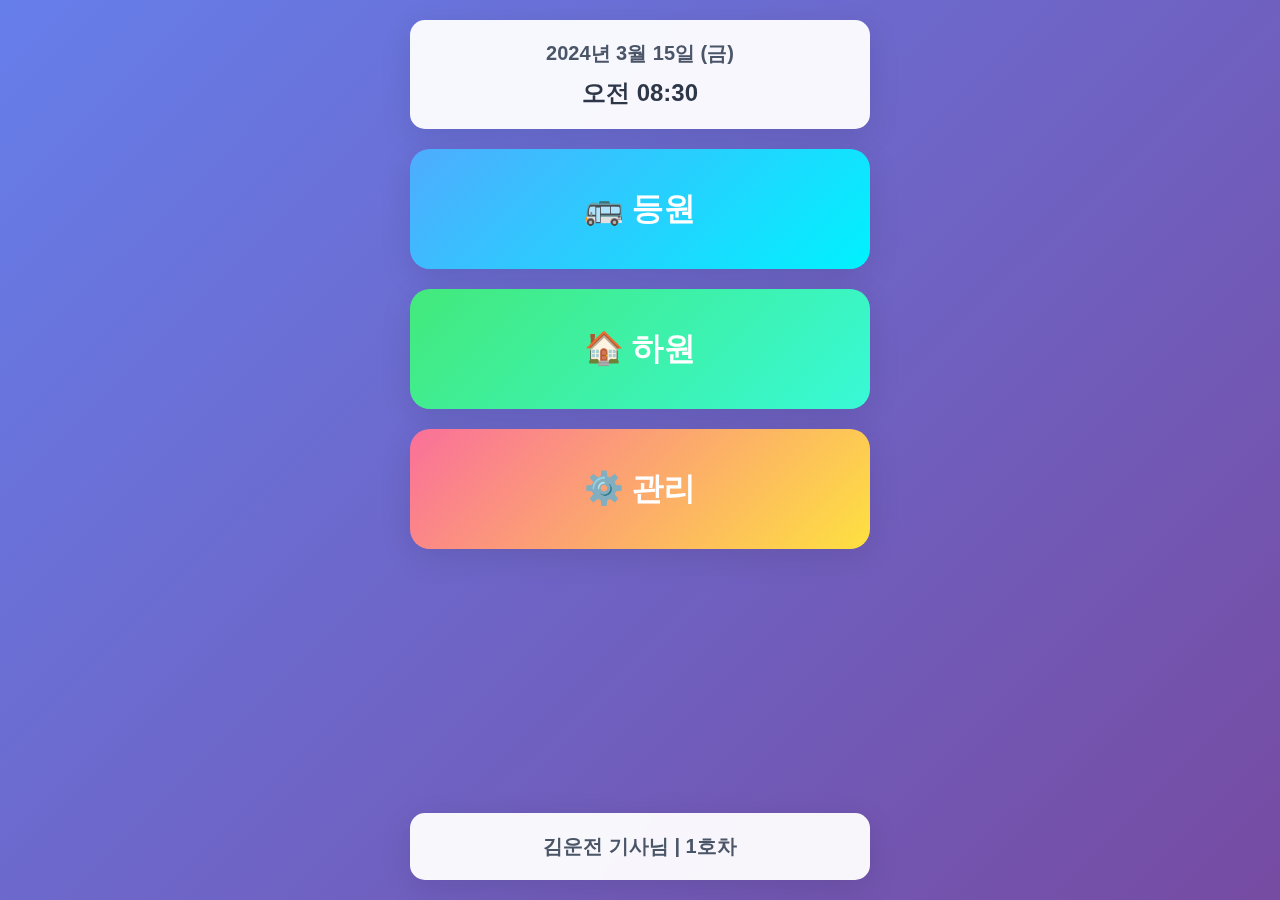
<file: index.html>
<!DOCTYPE html>
<html lang="ko">
<head>
    <meta charset="UTF-8">
    <meta name="viewport" content="width=device-width, initial-scale=1.0">
    <title>어린이집 차량 운행 관리</title>
    <link rel="stylesheet" href="style.css">
</head>
<body>
    <div class="container">
        <!-- 헤더 -->
        <div class="header">
            <div class="date-time" id="dateTime">2024년 3월 15일 (금)</div>
            <div class="current-time" id="currentTime">오전 08:30</div>
        </div>

        <!-- 메인 버튼들 -->
        <div class="main-buttons">
            <button class="mode-button go-school" onclick="openModal('go-school')">
                🚌 등원
            </button>
            <button class="mode-button go-home" onclick="openModal('go-home')">
                🏠 하원
            </button>
            <button class="mode-button manage" onclick="openModal('manage')">
                ⚙️ 관리
            </button>
        </div>

        <!-- 하단 정보 -->
        <div class="footer">
            <div class="driver-info" id="driverInfo">
                <span id="driverName">김운전</span> 기사님 | 
                <span id="busNumber">1호차</span>
            </div>
        </div>
    </div>

    <!-- 등원 모달 -->
    <div id="goSchoolModal" class="modal">
        <div class="modal-content">
            <div class="modal-header">
                🚌 등원 리스트
                <span class="close" onclick="closeModal()">&times;</span>
            </div>
            <div class="modal-body" id="goSchoolList">
                <!-- 등원 리스트가 여기에 표시됩니다 -->
            </div>
        </div>
    </div>

    <!-- 하원 모달 -->
    <div id="goHomeModal" class="modal">
        <div class="modal-content">
            <div class="modal-header">
                🏠 하원 리스트
                <span class="close" onclick="closeModal()">&times;</span>
            </div>
            <div class="modal-body" id="goHomeList">
                <!-- 하원 리스트가 여기에 표시됩니다 -->
            </div>
        </div>
    </div>

    <!-- 관리 모달 -->
    <div id="manageModal" class="modal">
        <div class="modal-content">
            <div class="modal-header">
                ⚙️ 아이 정보 관리
                <span class="close" onclick="closeModal()">&times;</span>
            </div>
            <div class="modal-body">
                <div class="manage-buttons">
                    <button class="btn btn-primary" onclick="showAddForm()">아이 추가</button>
                    <button class="btn btn-success" onclick="showSettings()">설정</button>
                </div>
                
                <div id="addForm" style="display: none;">
                    <h3 style="margin-bottom: 20px; color: #2d3748;">새 아이 추가</h3>
                    <div class="form-group">
                        <label for="childName">아이 이름</label>
                        <input type="text" id="childName" placeholder="이름을 입력하세요">
                    </div>
                    <div class="form-group">
                        <label for="goSchoolTime">등원 시간</label>
                        <input type="time" id="goSchoolTime" value="08:00">
                    </div>
                    <div class="form-group">
                        <label for="goSchoolLocation">등원 장소</label>
                        <input type="text" id="goSchoolLocation" placeholder="등원 장소를 입력하세요">
                    </div>
                    <div class="form-group">
                        <label for="goHomeTime">하원 시간</label>
                        <input type="time" id="goHomeTime" value="14:00">
                    </div>
                    <div class="form-group">
                        <label for="goHomeLocation">하원 장소</label>
                        <input type="text" id="goHomeLocation" placeholder="하원 장소를 입력하세요">
                    </div>
                    <div style="display: flex; gap: 10px; margin-top: 20px;">
                        <button class="btn btn-success" onclick="saveChild()">저장</button>
                        <button class="btn btn-danger" onclick="cancelAdd()">취소</button>
                    </div>
                </div>

                <div id="settingsForm" style="display: none;">
                    <h3 style="margin-bottom: 20px; color: #2d3748;">기본 설정</h3>
                    <div class="form-group">
                        <label for="settingDriverName">운전기사 이름</label>
                        <input type="text" id="settingDriverName" placeholder="기사님 이름">
                    </div>
                    <div class="form-group">
                        <label for="settingBusNumber">차량 번호</label>
                        <input type="text" id="settingBusNumber" placeholder="차량 번호">
                    </div>
                    <div style="display: flex; gap: 10px; margin-top: 20px;">
                        <button class="btn btn-success" onclick="saveSettings()">저장</button>
                        <button class="btn btn-danger" onclick="cancelSettings()">취소</button>
                    </div>
                </div>

                <div id="childrenList">
                    <!-- 아이들 목록이 여기에 표시됩니다 -->
                </div>
            </div>
        </div>
    </div>

    <script src="script.js"></script>
</body>
</html>
</file>
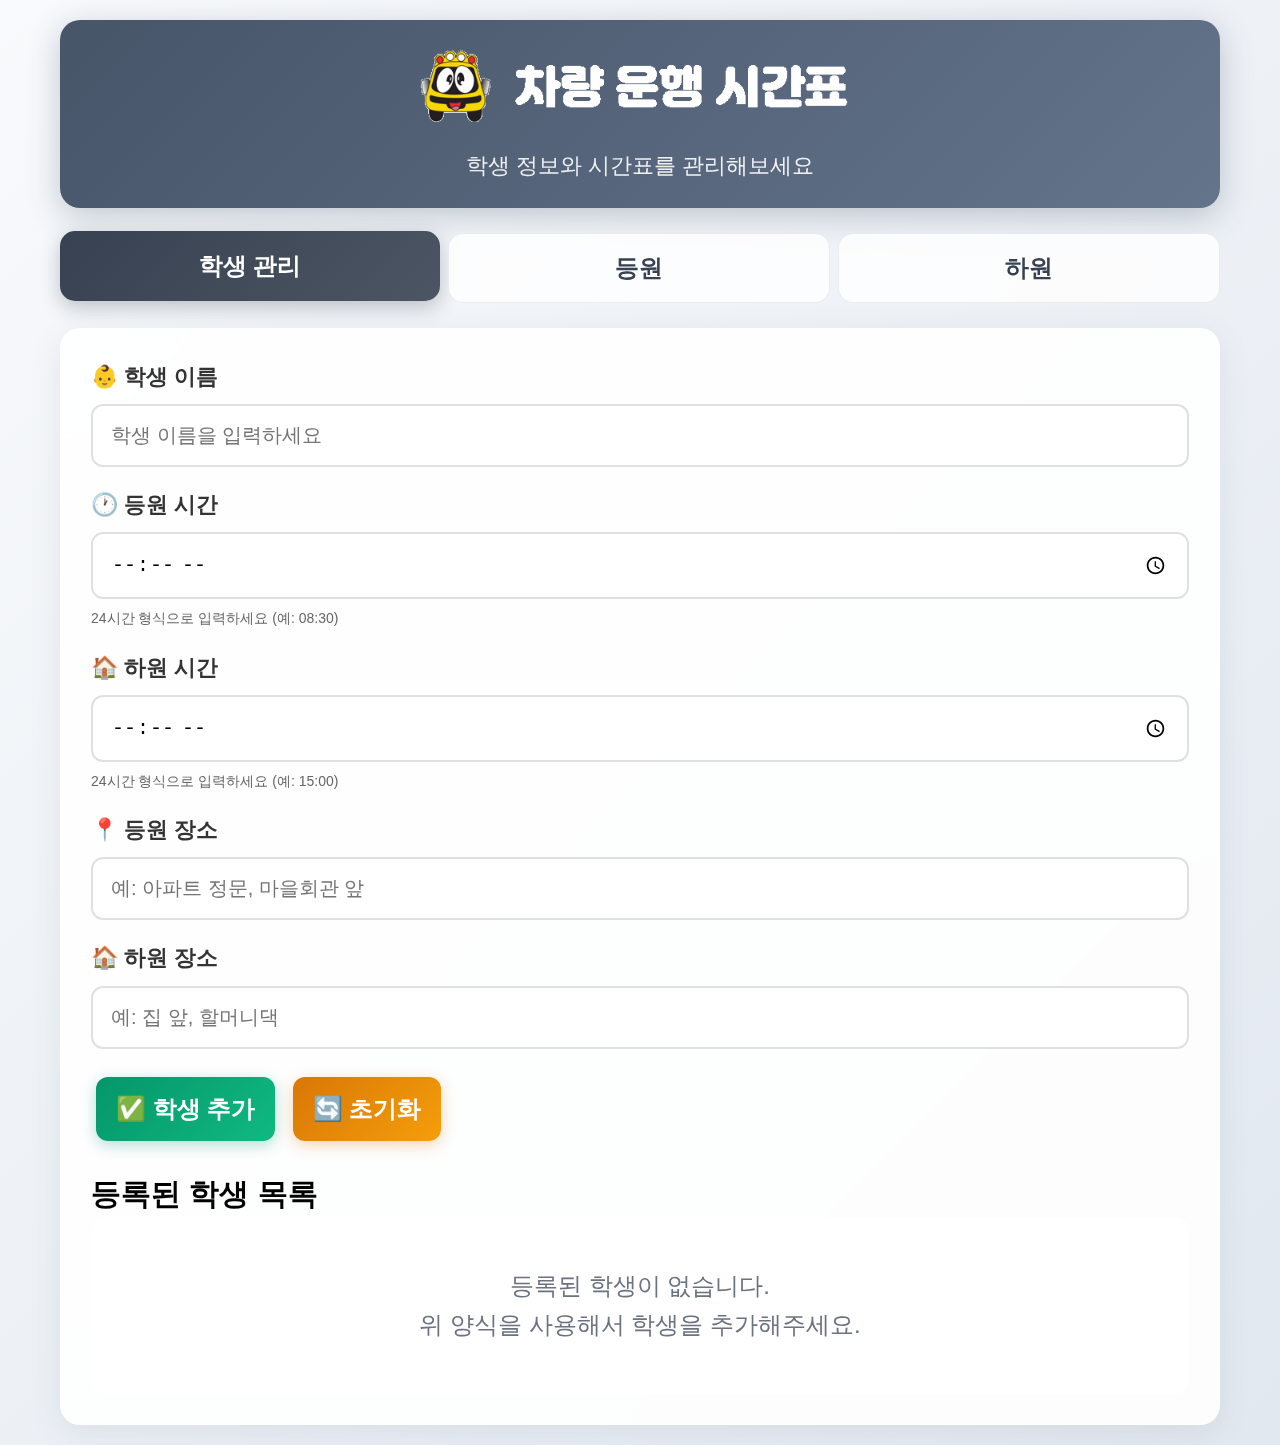
<file: index.HTML>
<!DOCTYPE html>
<html lang="ko">
<head>
    <meta charset="UTF-8">
    <meta name="viewport" content="width=device-width, initial-scale=1.0">
    <title>유치원 차량 운행 관리</title>
    <style>
        * {
            margin: 0;
            padding: 0;
            box-sizing: border-box;
        }

        body {
            font-family: 'Malgun Gothic', sans-serif;
            font-size: 26px;
            line-height: 1.6;
            background: linear-gradient(135deg, #f8fafc 0%, #e2e8f0 100%);
            min-height: 100vh;
            margin: 0;
            padding: 0;
        }

        .container {
            max-width: 1200px;
            margin: 0 auto;
            padding: 20px;
        }

        .header {
            background: linear-gradient(135deg, #475569 0%, #64748b 100%);
            color: white;
            padding: 25px;
            border-radius: 20px;
            text-align: center;
            margin-bottom: 25px;
            box-shadow: 0 8px 32px rgba(71, 85, 105, 0.3);
            backdrop-filter: blur(10px);
        }

        .header-logo {
            max-width: 100%;
            max-height: 80px;
            height: auto;
            margin-bottom: 10px;
            /* 이미지가 없을 때를 대비한 대체 텍스트 스타일 */
        }

        .header-logo[alt]:after {
            content: attr(alt);
            font-size: 38px;
            font-weight: 700;
            color: white;
            display: block;
        }

        .header p {
            font-size: 22px;
            opacity: 0.9;
        }

        .tabs {
            display: flex;
            gap: 8px;
            margin-bottom: 25px;
        }

        .tab-button {
            flex: 1;
            padding: 18px 12px;
            font-size: 24px;
            border: none;
            border-radius: 15px;
            cursor: pointer;
            transition: all 0.3s ease;
            font-weight: 700;
            text-align: center;
            position: relative;
            overflow: hidden;
        }

        .tab-button.active {
            background: linear-gradient(135deg, #374151 0%, #4b5563 100%);
            color: white;
            box-shadow: 0 6px 20px rgba(55, 65, 81, 0.3);
            transform: translateY(-2px);
        }

        .tab-button:not(.active) {
            background: rgba(255, 255, 255, 0.8);
            color: #374151;
            backdrop-filter: blur(10px);
            border: 1px solid rgba(148, 163, 184, 0.2);
        }

        .tab-button:hover {
            transform: translateY(-3px);
            box-shadow: 0 8px 25px rgba(0,0,0,0.2);
        }

        .tab-content {
            display: none;
            background: rgba(255, 255, 255, 0.9);
            padding: 30px;
            border-radius: 20px;
            box-shadow: 0 8px 32px rgba(71, 85, 105, 0.1);
            backdrop-filter: blur(20px);
            border: 1px solid rgba(255, 255, 255, 0.3);
        }

        .tab-content.active {
            display: block;
        }

        .form-group {
            margin-bottom: 20px;
        }

        label {
            display: block;
            margin-bottom: 10px;
            font-weight: 700;
            font-size: 22px;
            color: #333;
        }

        input, select {
            width: 100%;
            padding: 18px;
            font-size: 20px;
            border: 2px solid #e0e0e0;
            border-radius: 12px;
            transition: all 0.3s ease;
            background: rgba(255, 255, 255, 0.9);
        }

        input[type="time"] {
            background: rgba(255, 255, 255, 0.95);
        }

        input:focus, select:focus {
            outline: none;
            border-color: #2196f3;
            box-shadow: 0 0 0 4px rgba(33, 150, 243, 0.15);
            transform: translateY(-1px);
        }

        small {
            display: block;
            margin-top: 8px;
            font-size: 16px;
            color: #666;
        }

        .btn {
            padding: 16px 20px;
            font-size: 24px;
            border: none;
            border-radius: 12px;
            cursor: pointer;
            margin: 8px 5px;
            transition: all 0.3s ease;
            font-weight: 700;
            position: relative;
            overflow: hidden;
        }

        .btn:before {
            content: '';
            position: absolute;
            top: 0;
            left: -100%;
            width: 100%;
            height: 100%;
            background: linear-gradient(90deg, transparent, rgba(255,255,255,0.2), transparent);
            transition: left 0.5s;
        }

        .btn:hover:before {
            left: 100%;
        }

        .btn-primary {
            background: linear-gradient(135deg, #475569 0%, #64748b 100%);
            color: white;
            box-shadow: 0 4px 15px rgba(71, 85, 105, 0.3);
        }

        .btn-success {
            background: linear-gradient(135deg, #059669 0%, #10b981 100%);
            color: white;
            box-shadow: 0 4px 15px rgba(5, 150, 105, 0.3);
        }

        .btn-warning {
            background: linear-gradient(135deg, #d97706 0%, #f59e0b 100%);
            color: white;
            box-shadow: 0 4px 15px rgba(217, 119, 6, 0.3);
        }

        .btn-danger {
            background: linear-gradient(135deg, #dc2626 0%, #ef4444 100%);
            color: white;
            box-shadow: 0 4px 15px rgba(220, 38, 38, 0.3);
        }

        .btn:hover {
            transform: translateY(-3px);
            box-shadow: 0 8px 25px rgba(0,0,0,0.2);
        }

        .btn:active {
            transform: translateY(-1px);
        }

        .student-list {
            margin-top: 20px;
        }

        .student-card {
            background: #f8f9fa;
            border: 2px solid #e9ecef;
            border-radius: 10px;
            padding: 20px;
            margin: 10px 0;
            display: flex;
            justify-content: between;
            align-items: center;
            flex-wrap: wrap;
        }

        .student-info {
            flex: 1;
            min-width: 200px;
        }

        .student-name {
            font-size: 22px;
            font-weight: bold;
            color: #2196f3;
            margin-bottom: 5px;
        }

        .student-details {
            font-size: 16px;
            color: #666;
        }

        .student-actions {
            display: flex;
            gap: 10px;
            flex-wrap: wrap;
        }

        .schedule-grid {
            display: grid;
            grid-template-columns: repeat(auto-fit, minmax(300px, 1fr));
            gap: 20px;
            margin-top: 20px;
        }

        .time-slot {
            background: linear-gradient(135deg, rgba(232, 245, 233, 0.9) 0%, rgba(200, 230, 201, 0.9) 100%);
            border: 3px solid #4caf50;
            border-radius: 20px;
            padding: 25px;
            backdrop-filter: blur(10px);
            box-shadow: 0 8px 32px rgba(76, 175, 80, 0.2);
        }

        .time-header {
            font-size: 32px;
            font-weight: 800;
            color: #2e7d32;
            margin-bottom: 20px;
            text-align: center;
            padding: 15px;
            background: rgba(255,255,255,0.9);
            border-radius: 15px;
            box-shadow: 0 4px 15px rgba(0,0,0,0.1);
        }

        .student-in-slot {
            background: rgba(255, 255, 255, 0.95);
            border: 2px solid #4caf50;
            border-radius: 15px;
            padding: 20px;
            margin: 12px 0;
            font-size: 20px;
            line-height: 1.8;
            box-shadow: 0 4px 20px rgba(0,0,0,0.1);
            backdrop-filter: blur(10px);
            transition: all 0.3s ease;
        }

        .student-in-slot:hover {
            transform: translateX(5px);
            box-shadow: 0 6px 25px rgba(0,0,0,0.15);
        }

        .student-name-schedule {
            font-size: 30px;
            font-weight: 800;
            color: #1976d2;
            margin-bottom: 10px;
        }

        .student-location-schedule {
            font-size: 24px;
            color: #333;
            font-weight: 600;
        }



        .empty-state {
            text-align: center;
            padding: 50px;
            color: #6b7280;
            font-size: 24px;
            background: rgba(255, 255, 255, 0.8);
            border-radius: 15px;
            backdrop-filter: blur(10px);
        }

        /* 커스텀 팝업 스타일 */
        .custom-popup {
            position: fixed;
            top: 0;
            left: 0;
            width: 100%;
            height: 100%;
            background: rgba(0, 0, 0, 0.6);
            display: flex;
            justify-content: center;
            align-items: center;
            z-index: 1000;
            backdrop-filter: blur(5px);
        }

        .popup-content {
            background: white;
            padding: 40px;
            border-radius: 20px;
            box-shadow: 0 20px 60px rgba(0, 0, 0, 0.3);
            text-align: center;
            max-width: 90%;
            min-width: 300px;
            animation: popupAppear 0.3s ease;
        }

        @keyframes popupAppear {
            from {
                opacity: 0;
                transform: scale(0.8);
            }
            to {
                opacity: 1;
                transform: scale(1);
            }
        }

        .popup-message {
            font-size: 28px;
            font-weight: 600;
            color: #333;
            margin-bottom: 30px;
            line-height: 1.4;
        }

        .popup-buttons {
            display: flex;
            gap: 15px;
            justify-content: center;
        }

        .popup-btn {
            padding: 15px 30px;
            font-size: 24px;
            border: none;
            border-radius: 12px;
            cursor: pointer;
            font-weight: 700;
            transition: all 0.3s ease;
            min-width: 120px;
        }

        .popup-btn-ok {
            background: linear-gradient(135deg, #4caf50 0%, #8bc34a 100%);
            color: white;
        }

        .popup-btn-cancel {
            background: linear-gradient(135deg, #f44336 0%, #e91e63 100%);
            color: white;
        }

        .popup-btn:hover {
            transform: translateY(-2px);
            box-shadow: 0 8px 25px rgba(0,0,0,0.2);
        }

        /* 수정 팝업 전용 스타일 */
        .edit-popup .popup-content {
            max-width: 90%;
            min-width: 400px;
            max-height: 90vh;
            overflow-y: auto;
        }

        .edit-form {
            text-align: left;
        }

        .edit-form .form-group {
            margin-bottom: 20px;
        }

        .edit-form label {
            display: block;
            margin-bottom: 8px;
            font-weight: 700;
            font-size: 24px;
            color: #333;
        }

        .edit-form input {
            width: 100%;
            padding: 15px;
            font-size: 22px;
            border: 2px solid #e0e0e0;
            border-radius: 10px;
            transition: all 0.3s ease;
            background: rgba(255, 255, 255, 0.9);
            box-sizing: border-box;
        }

        .edit-form input:focus {
            outline: none;
            border-color: #2196f3;
            box-shadow: 0 0 0 3px rgba(33, 150, 243, 0.15);
        }

        .edit-form small {
            display: block;
            margin-top: 5px;
            font-size: 18px;
            color: #666;
        }

        .popup-title {
            font-size: 26px;
            font-weight: 700;
            color: #2196f3;
            margin-bottom: 25px;
            text-align: center;
        }

        @media (max-width: 768px) {
            .container {
                padding: 10px;
            }
            
            .student-card {
                flex-direction: column;
                align-items: stretch;
            }
            
            .student-actions {
                margin-top: 15px;
                justify-content: center;
            }
            
            .schedule-grid {
                grid-template-columns: 1fr;
            }
        }
    </style>
</head>
<body>
    <div class="container">
        <div class="header">
            <img src="./logo.png" alt="유치원 차량 운행 관리" class="header-logo">
            <p>학생 정보와 시간표를 관리해보세요</p>
        </div>

        <div class="tabs">
            <button class="tab-button active" onclick="showTab('students')">학생 관리</button>
            <button class="tab-button" onclick="showTab('pickup-schedule')">등원</button>
            <button class="tab-button" onclick="showTab('dropoff-schedule')">하원</button>
        </div>

        <!-- 학생 관리 탭 -->
        <div id="students-tab" class="tab-content active">
            <form id="student-form">
                <div class="form-group">
                    <label for="student-name">👶 학생 이름</label>
                    <input type="text" id="student-name" required placeholder="학생 이름을 입력하세요">
                </div>
                
                <div class="form-group">
                    <label for="pickup-time">🕐 등원 시간</label>
                    <input type="time" id="pickup-time" required placeholder="예: 08:30">
                    <small style="color: #666; font-size: 14px;">24시간 형식으로 입력하세요 (예: 08:30)</small>
                </div>
                
                <div class="form-group">
                    <label for="dropoff-time">🏠 하원 시간</label>
                    <input type="time" id="dropoff-time" required placeholder="예: 15:00">
                    <small style="color: #666; font-size: 14px;">24시간 형식으로 입력하세요 (예: 15:00)</small>
                </div>
                
                <div class="form-group">
                    <label for="pickup-location">📍 등원 장소</label>
                    <input type="text" id="pickup-location" required placeholder="예: 아파트 정문, 마을회관 앞">
                </div>
                
                <div class="form-group">
                    <label for="dropoff-location">🏠 하원 장소</label>
                    <input type="text" id="dropoff-location" required placeholder="예: 집 앞, 할머니댁">
                </div>
                

                
                <button type="submit" class="btn btn-success">✅ 학생 추가</button>
                <button type="button" class="btn btn-warning" onclick="clearForm()">🔄 초기화</button>
            </form>

            <div class="student-list">
                <h3>등록된 학생 목록</h3>
                <div id="students-container">
                    <div class="empty-state">
                        등록된 학생이 없습니다.<br>
                        위 양식을 사용해서 학생을 추가해주세요.
                    </div>
                </div>
            </div>
        </div>

        <!-- 등원 시간표 탭 -->
        <div id="pickup-schedule-tab" class="tab-content">
            <h3 style="text-align: center; font-size: 28px; margin-bottom: 30px; color: #374151;">등원 시간표</h3>
            <div id="pickup-schedule" class="schedule-grid"></div>
        </div>

        <!-- 하원 시간표 탭 -->
        <div id="dropoff-schedule-tab" class="tab-content">
            <h3 style="text-align: center; font-size: 28px; margin-bottom: 30px; color: #374151;">하원 시간표</h3>
            <div id="dropoff-schedule" class="schedule-grid"></div>
        </div>
    </div>

    <script>
        let students = [];
        let editingIndex = -1;

        // 페이지 로드시 데이터 불러오기
        document.addEventListener('DOMContentLoaded', function() {
            loadStudents();
            updateDisplay();
        });

        // 학생 폼 제출 처리
        document.getElementById('student-form').addEventListener('submit', function(e) {
            e.preventDefault();
            
            const name = document.getElementById('student-name').value.trim();
            const pickupTime = document.getElementById('pickup-time').value;
            const dropoffTime = document.getElementById('dropoff-time').value;
            const pickupLocation = document.getElementById('pickup-location').value.trim();
            const dropoffLocation = document.getElementById('dropoff-location').value.trim();

            // 입력값 검증
            if (!name) {
                showAlert('학생 이름을 입력해주세요.');
                return;
            }

            if (!pickupTime || !dropoffTime) {
                showAlert('등원 시간과 하원 시간을 모두 입력해주세요.');
                return;
            }

            // 시간 유효성 검사
            if (!isValidTime(pickupTime) || !isValidTime(dropoffTime)) {
                showAlert('올바른 시간 형식을 입력해주세요. (예: 08:30)');
                return;
            }

            // 등원 시간이 하원 시간보다 늦으면 안됨
            if (pickupTime >= dropoffTime) {
                showAlert('등원 시간은 하원 시간보다 빨라야 합니다.');
                return;
            }

            if (!pickupLocation) {
                showAlert('등원 장소를 입력해주세요.');
                return;
            }

            if (!dropoffLocation) {
                showAlert('하원 장소를 입력해주세요.');
                return;
            }

            const studentData = {
                name: name,
                pickupTime: pickupTime,
                dropoffTime: dropoffTime,
                pickupLocation: pickupLocation,
                dropoffLocation: dropoffLocation
            };

            if (editingIndex >= 0) {
                students[editingIndex] = studentData;
                editingIndex = -1;
                document.querySelector('button[type="submit"]').textContent = '학생 추가';
            } else {
                if (students.length >= 20) {
                    showAlert('최대 20명까지만 등록할 수 있습니다.');
                    return;
                }
                students.push(studentData);
            }

            saveStudents();
            updateDisplay();
            clearForm();
            showAlert('학생 정보가 저장되었습니다!');
        });

        // 탭 전환
        function showTab(tabName) {
            document.querySelectorAll('.tab-button').forEach(btn => btn.classList.remove('active'));
            document.querySelectorAll('.tab-content').forEach(content => content.classList.remove('active'));
            
            document.querySelector(`[onclick="showTab('${tabName}')"]`).classList.add('active');
            document.getElementById(tabName + '-tab').classList.add('active');
            
            if (tabName === 'pickup-schedule') {
                updatePickupSchedule();
            } else if (tabName === 'dropoff-schedule') {
                updateDropoffSchedule();
            }
        }

        // 폼 초기화
        function clearForm() {
            document.getElementById('student-form').reset();
            editingIndex = -1;
            document.querySelector('button[type="submit"]').textContent = '✅ 학생 추가';
        }

        // 학생 수정
        function editStudent(index) {
            const student = students[index];
            showEditPopup(student, index);
        }

        // 수정 팝업 표시
        function showEditPopup(student, index) {
            const popup = document.createElement('div');
            popup.className = 'custom-popup edit-popup';
            popup.innerHTML = `
                <div class="popup-content">
                    <div class="popup-title">학생 정보 수정</div>
                    <form class="edit-form" onsubmit="return false;">
                        <div class="form-group">
                            <label>학생 이름</label>
                            <input type="text" id="edit-student-name" value="${student.name}" required>
                        </div>
                        
                        <div class="form-group">
                            <label>등원 시간</label>
                            <input type="time" id="edit-pickup-time" value="${student.pickupTime}" required>
                            <small>24시간 형식으로 입력하세요 (예: 08:30)</small>
                        </div>
                        
                        <div class="form-group">
                            <label>하원 시간</label>
                            <input type="time" id="edit-dropoff-time" value="${student.dropoffTime}" required>
                            <small>24시간 형식으로 입력하세요 (예: 15:00)</small>
                        </div>
                        
                        <div class="form-group">
                            <label>등원 장소</label>
                            <input type="text" id="edit-pickup-location" value="${student.pickupLocation}" required>
                        </div>
                        
                        <div class="form-group">
                            <label>하원 장소</label>
                            <input type="text" id="edit-dropoff-location" value="${student.dropoffLocation || student.pickupLocation}" required>
                        </div>
                    </form>
                    
                    <div class="popup-buttons">
                        <button class="popup-btn popup-btn-ok" onclick="saveEditedStudent(this, ${index})">저장</button>
                        <button class="popup-btn popup-btn-cancel" onclick="closePopup(this)">취소</button>
                    </div>
                </div>
            `;
            document.body.appendChild(popup);
        }

        // 수정된 학생 정보 저장
        function saveEditedStudent(button, index) {
            const popup = button.closest('.custom-popup');
            
            const name = popup.querySelector('#edit-student-name').value.trim();
            const pickupTime = popup.querySelector('#edit-pickup-time').value;
            const dropoffTime = popup.querySelector('#edit-dropoff-time').value;
            const pickupLocation = popup.querySelector('#edit-pickup-location').value.trim();
            const dropoffLocation = popup.querySelector('#edit-dropoff-location').value.trim();

            // 입력값 검증
            if (!name) {
                showAlert('학생 이름을 입력해주세요.');
                return;
            }

            if (!pickupTime || !dropoffTime) {
                showAlert('등원 시간과 하원 시간을 모두 입력해주세요.');
                return;
            }

            // 시간 유효성 검사
            if (!isValidTime(pickupTime) || !isValidTime(dropoffTime)) {
                showAlert('올바른 시간 형식을 입력해주세요. (예: 08:30)');
                return;
            }

            // 등원 시간이 하원 시간보다 늦으면 안됨
            if (pickupTime >= dropoffTime) {
                showAlert('등원 시간은 하원 시간보다 빨라야 합니다.');
                return;
            }

            if (!pickupLocation) {
                showAlert('등원 장소를 입력해주세요.');
                return;
            }

            if (!dropoffLocation) {
                showAlert('하원 장소를 입력해주세요.');
                return;
            }

            // 학생 정보 업데이트
            students[index] = {
                name: name,
                pickupTime: pickupTime,
                dropoffTime: dropoffTime,
                pickupLocation: pickupLocation,
                dropoffLocation: dropoffLocation
            };

            saveStudents();
            updateDisplay();
            closePopup(button);
            showAlert('학생 정보가 수정되었습니다!');
        }

        // 학생 삭제
        function deleteStudent(index) {
            showConfirm('정말로 이 학생을 삭제하시겠습니까?', function(result) {
                if (result) {
                    students.splice(index, 1);
                    saveStudents();
                    updateDisplay();
                    showAlert('학생이 삭제되었습니다.');
                }
            });
        }

        // 화면 업데이트
        function updateDisplay() {
            updateStudentList();
            // 현재 활성화된 시간표 탭이 있으면 업데이트
            const activeTab = document.querySelector('.tab-content.active');
            if (activeTab && activeTab.id === 'pickup-schedule-tab') {
                updatePickupSchedule();
            } else if (activeTab && activeTab.id === 'dropoff-schedule-tab') {
                updateDropoffSchedule();
            }
        }

        // 통계 업데이트 (제거됨)
        function updateStats() {
            // 통계 기능 제거
        }

        // 학생 목록 업데이트
        function updateStudentList() {
            const container = document.getElementById('students-container');
            
            if (students.length === 0) {
                container.innerHTML = `
                    <div class="empty-state">
                        등록된 학생이 없습니다.<br>
                        위 양식을 사용해서 학생을 추가해주세요.
                    </div>
                `;
                return;
            }

            container.innerHTML = students.map((student, index) => `
                <div class="student-card">
                    <div class="student-info">
                        <div class="student-name">${student.name}</div>
                        <div class="student-details">
                            등원: ${student.pickupTime} ${student.pickupLocation}<br>
                            하원: ${student.dropoffTime} ${student.dropoffLocation || student.pickupLocation}
                        </div>
                    </div>
                    <div class="student-actions">
                        <button class="btn btn-warning" onclick="editStudent(${index})">수정</button>
                        <button class="btn btn-danger" onclick="deleteStudent(${index})">삭제</button>
                    </div>
                </div>
            `).join('');
        }

        // 등원 시간표 업데이트
        function updatePickupSchedule() {
            const container = document.getElementById('pickup-schedule');
            const timeSlots = {};
            
            students.forEach(student => {
                if (!timeSlots[student.pickupTime]) {
                    timeSlots[student.pickupTime] = [];
                }
                timeSlots[student.pickupTime].push(student);
            });

            const sortedTimes = Object.keys(timeSlots).sort();
            
            if (sortedTimes.length === 0) {
                container.innerHTML = '<div class="empty-state">등록된 학생이 없습니다.<br>학생 관리에서 학생을 추가해주세요.</div>';
                return;
            }

            container.innerHTML = sortedTimes.map(time => `
                <div class="time-slot">
                    <div class="time-header">${time} 등원</div>
                    ${timeSlots[time].map(student => `
                        <div class="student-in-slot">
                            <div class="student-name-schedule">${student.name}</div>
                            <div class="student-location-schedule">${student.pickupLocation}</div>
                        </div>
                    `).join('')}
                </div>
            `).join('');
        }

        // 하원 시간표 업데이트
        function updateDropoffSchedule() {
            const container = document.getElementById('dropoff-schedule');
            const timeSlots = {};
            
            students.forEach(student => {
                if (!timeSlots[student.dropoffTime]) {
                    timeSlots[student.dropoffTime] = [];
                }
                timeSlots[student.dropoffTime].push(student);
            });

            const sortedTimes = Object.keys(timeSlots).sort();
            
            if (sortedTimes.length === 0) {
                container.innerHTML = '<div class="empty-state">등록된 학생이 없습니다.<br>학생 관리에서 학생을 추가해주세요.</div>';
                return;
            }

            container.innerHTML = sortedTimes.map(time => `
                <div class="time-slot">
                    <div class="time-header">${time} 하원</div>
                    ${timeSlots[time].map(student => `
                        <div class="student-in-slot">
                            <div class="student-name-schedule">${student.name}</div>
                            <div class="student-location-schedule">${student.dropoffLocation || student.pickupLocation}</div>
                        </div>
                    `).join('')}
                </div>
            `).join('');
        }

        // 로컬 저장소에 저장
        function saveStudents() {
            localStorage.setItem('kindergarten_students', JSON.stringify(students));
        }

        // 로컬 저장소에서 불러오기
        function loadStudents() {
            const saved = localStorage.getItem('kindergarten_students');
            if (saved) {
                students = JSON.parse(saved);
            }
        }

        // 커스텀 알림 팝업
        function showAlert(message) {
            const popup = document.createElement('div');
            popup.className = 'custom-popup';
            popup.innerHTML = `
                <div class="popup-content">
                    <div class="popup-message">${message}</div>
                    <div class="popup-buttons">
                        <button class="popup-btn popup-btn-ok" onclick="closePopup(this)">확인</button>
                    </div>
                </div>
            `;
            document.body.appendChild(popup);
        }

        // 커스텀 확인 팝업
        function showConfirm(message, callback) {
            const popup = document.createElement('div');
            popup.className = 'custom-popup';
            popup.innerHTML = `
                <div class="popup-content">
                    <div class="popup-message">${message}</div>
                    <div class="popup-buttons">
                        <button class="popup-btn popup-btn-ok" onclick="confirmAction(this, true)">확인</button>
                        <button class="popup-btn popup-btn-cancel" onclick="confirmAction(this, false)">취소</button>
                    </div>
                </div>
            `;
            document.body.appendChild(popup);
            popup.confirmCallback = callback;
        }

        // 팝업 닫기
        function closePopup(button) {
            const popup = button.closest('.custom-popup');
            popup.remove();
        }

        // 확인 액션 처리
        function confirmAction(button, result) {
            const popup = button.closest('.custom-popup');
            if (popup.confirmCallback) {
                popup.confirmCallback(result);
            }
            popup.remove();
        }

        // 시간 유효성 검사 함수
        function isValidTime(timeString) {
            const timeRegex = /^([01]?[0-9]|2[0-3]):[0-5][0-9]$/;
            return timeRegex.test(timeString);
        }

        // 전화번호 유효성 검사 함수
        function isValidPhone(phone) {
            const phoneRegex = /^01[0-9]-?[0-9]{3,4}-?[0-9]{4}$/;
            return phoneRegex.test(phone.replace(/\s/g, ''));
        }

        // 시간 포맷 함수 (표시용)
        function formatTime(timeString) {
            const [hours, minutes] = timeString.split(':');
            const hour = parseInt(hours);
            const ampm = hour >= 12 ? '오후' : '오전';
            const displayHour = hour > 12 ? hour - 12 : (hour === 0 ? 12 : hour);
            return `${ampm} ${displayHour}:${minutes}`;
        }
    </script>
</body>
</html>
</file>
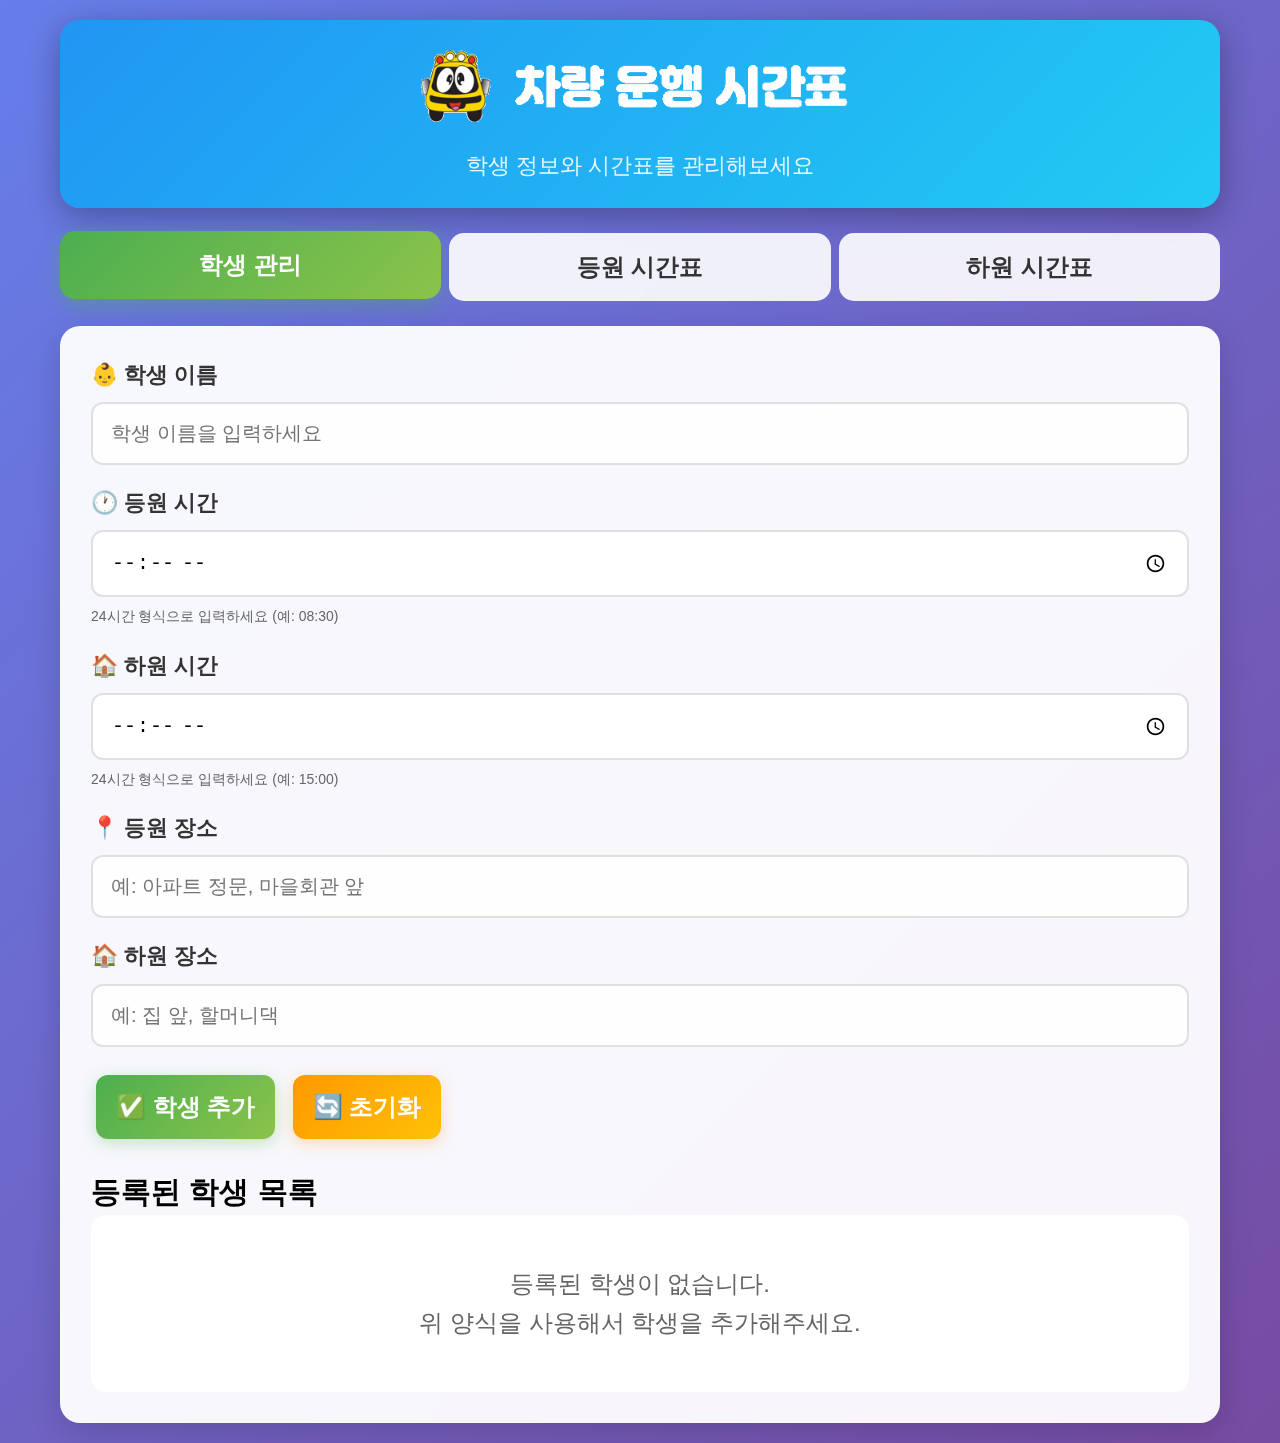
<file: 시간표.HTML>
<!DOCTYPE html>
<html lang="ko">
<head>
    <meta charset="UTF-8">
    <meta name="viewport" content="width=device-width, initial-scale=1.0">
    <title>유치원 차량 운행 관리</title>
    <style>
        * {
            margin: 0;
            padding: 0;
            box-sizing: border-box;
        }

        body {
            font-family: 'Malgun Gothic', sans-serif;
            font-size: 26px;
            line-height: 1.6;
            background: linear-gradient(135deg, #667eea 0%, #764ba2 100%);
            min-height: 100vh;
            margin: 0;
            padding: 0;
        }

        .container {
            max-width: 1200px;
            margin: 0 auto;
            padding: 20px;
        }

        .header {
            background: linear-gradient(135deg, #2196f3 0%, #21cbf3 100%);
            color: white;
            padding: 25px;
            border-radius: 20px;
            text-align: center;
            margin-bottom: 25px;
            box-shadow: 0 8px 32px rgba(0,0,0,0.3);
            backdrop-filter: blur(10px);
        }

        .header-logo {
            max-width: 100%;
            max-height: 80px;
            height: auto;
            margin-bottom: 10px;
            /* 이미지가 없을 때를 대비한 대체 텍스트 스타일 */
        }

        .header-logo[alt]:after {
            content: attr(alt);
            font-size: 38px;
            font-weight: 700;
            color: white;
            display: block;
        }

        .header p {
            font-size: 22px;
            opacity: 0.9;
        }

        .tabs {
            display: flex;
            gap: 8px;
            margin-bottom: 25px;
        }

        .tab-button {
            flex: 1;
            padding: 18px 12px;
            font-size: 24px;
            border: none;
            border-radius: 15px;
            cursor: pointer;
            transition: all 0.3s ease;
            font-weight: 700;
            text-align: center;
            position: relative;
            overflow: hidden;
        }

        .tab-button.active {
            background: linear-gradient(135deg, #4caf50 0%, #8bc34a 100%);
            color: white;
            box-shadow: 0 6px 20px rgba(76, 175, 80, 0.4);
            transform: translateY(-2px);
        }

        .tab-button:not(.active) {
            background: rgba(255, 255, 255, 0.9);
            color: #333;
            backdrop-filter: blur(10px);
        }

        .tab-button:hover {
            transform: translateY(-3px);
            box-shadow: 0 8px 25px rgba(0,0,0,0.2);
        }

        .tab-content {
            display: none;
            background: rgba(255, 255, 255, 0.95);
            padding: 30px;
            border-radius: 20px;
            box-shadow: 0 8px 32px rgba(0,0,0,0.15);
            backdrop-filter: blur(20px);
            border: 1px solid rgba(255, 255, 255, 0.2);
        }

        .tab-content.active {
            display: block;
        }

        .form-group {
            margin-bottom: 20px;
        }

        label {
            display: block;
            margin-bottom: 10px;
            font-weight: 700;
            font-size: 22px;
            color: #333;
        }

        input, select {
            width: 100%;
            padding: 18px;
            font-size: 20px;
            border: 2px solid #e0e0e0;
            border-radius: 12px;
            transition: all 0.3s ease;
            background: rgba(255, 255, 255, 0.9);
        }

        input[type="time"] {
            background: rgba(255, 255, 255, 0.95);
        }

        input:focus, select:focus {
            outline: none;
            border-color: #2196f3;
            box-shadow: 0 0 0 4px rgba(33, 150, 243, 0.15);
            transform: translateY(-1px);
        }

        small {
            display: block;
            margin-top: 8px;
            font-size: 16px;
            color: #666;
        }

        .btn {
            padding: 16px 20px;
            font-size: 24px;
            border: none;
            border-radius: 12px;
            cursor: pointer;
            margin: 8px 5px;
            transition: all 0.3s ease;
            font-weight: 700;
            position: relative;
            overflow: hidden;
        }

        .btn:before {
            content: '';
            position: absolute;
            top: 0;
            left: -100%;
            width: 100%;
            height: 100%;
            background: linear-gradient(90deg, transparent, rgba(255,255,255,0.2), transparent);
            transition: left 0.5s;
        }

        .btn:hover:before {
            left: 100%;
        }

        .btn-primary {
            background: linear-gradient(135deg, #2196f3 0%, #21cbf3 100%);
            color: white;
            box-shadow: 0 4px 15px rgba(33, 150, 243, 0.3);
        }

        .btn-success {
            background: linear-gradient(135deg, #4caf50 0%, #8bc34a 100%);
            color: white;
            box-shadow: 0 4px 15px rgba(76, 175, 80, 0.3);
        }

        .btn-warning {
            background: linear-gradient(135deg, #ff9800 0%, #ffc107 100%);
            color: white;
            box-shadow: 0 4px 15px rgba(255, 152, 0, 0.3);
        }

        .btn-danger {
            background: linear-gradient(135deg, #f44336 0%, #e91e63 100%);
            color: white;
            box-shadow: 0 4px 15px rgba(244, 67, 54, 0.3);
        }

        .btn:hover {
            transform: translateY(-3px);
            box-shadow: 0 8px 25px rgba(0,0,0,0.2);
        }

        .btn:active {
            transform: translateY(-1px);
        }

        .student-list {
            margin-top: 20px;
        }

        .student-card {
            background: #f8f9fa;
            border: 2px solid #e9ecef;
            border-radius: 10px;
            padding: 20px;
            margin: 10px 0;
            display: flex;
            justify-content: between;
            align-items: center;
            flex-wrap: wrap;
        }

        .student-info {
            flex: 1;
            min-width: 200px;
        }

        .student-name {
            font-size: 22px;
            font-weight: bold;
            color: #2196f3;
            margin-bottom: 5px;
        }

        .student-details {
            font-size: 16px;
            color: #666;
        }

        .student-actions {
            display: flex;
            gap: 10px;
            flex-wrap: wrap;
        }

        .schedule-grid {
            display: grid;
            grid-template-columns: repeat(auto-fit, minmax(300px, 1fr));
            gap: 20px;
            margin-top: 20px;
        }

        .time-slot {
            background: linear-gradient(135deg, rgba(232, 245, 233, 0.9) 0%, rgba(200, 230, 201, 0.9) 100%);
            border: 3px solid #4caf50;
            border-radius: 20px;
            padding: 25px;
            backdrop-filter: blur(10px);
            box-shadow: 0 8px 32px rgba(76, 175, 80, 0.2);
        }

        .time-header {
            font-size: 32px;
            font-weight: 800;
            color: #2e7d32;
            margin-bottom: 20px;
            text-align: center;
            padding: 15px;
            background: rgba(255,255,255,0.9);
            border-radius: 15px;
            box-shadow: 0 4px 15px rgba(0,0,0,0.1);
        }

        .student-in-slot {
            background: rgba(255, 255, 255, 0.95);
            border: 2px solid #4caf50;
            border-radius: 15px;
            padding: 20px;
            margin: 12px 0;
            font-size: 20px;
            line-height: 1.8;
            box-shadow: 0 4px 20px rgba(0,0,0,0.1);
            backdrop-filter: blur(10px);
            transition: all 0.3s ease;
        }

        .student-in-slot:hover {
            transform: translateX(5px);
            box-shadow: 0 6px 25px rgba(0,0,0,0.15);
        }

        .student-name-schedule {
            font-size: 30px;
            font-weight: 800;
            color: #1976d2;
            margin-bottom: 10px;
        }

        .student-location-schedule {
            font-size: 24px;
            color: #333;
            font-weight: 600;
        }



        .empty-state {
            text-align: center;
            padding: 50px;
            color: #666;
            font-size: 24px;
            background: rgba(255, 255, 255, 0.8);
            border-radius: 15px;
            backdrop-filter: blur(10px);
        }

        /* 커스텀 팝업 스타일 */
        .custom-popup {
            position: fixed;
            top: 0;
            left: 0;
            width: 100%;
            height: 100%;
            background: rgba(0, 0, 0, 0.6);
            display: flex;
            justify-content: center;
            align-items: center;
            z-index: 1000;
            backdrop-filter: blur(5px);
        }

        .popup-content {
            background: white;
            padding: 40px;
            border-radius: 20px;
            box-shadow: 0 20px 60px rgba(0, 0, 0, 0.3);
            text-align: center;
            max-width: 90%;
            min-width: 300px;
            animation: popupAppear 0.3s ease;
        }

        @keyframes popupAppear {
            from {
                opacity: 0;
                transform: scale(0.8);
            }
            to {
                opacity: 1;
                transform: scale(1);
            }
        }

        .popup-message {
            font-size: 28px;
            font-weight: 600;
            color: #333;
            margin-bottom: 30px;
            line-height: 1.4;
        }

        .popup-buttons {
            display: flex;
            gap: 15px;
            justify-content: center;
        }

        .popup-btn {
            padding: 15px 30px;
            font-size: 24px;
            border: none;
            border-radius: 12px;
            cursor: pointer;
            font-weight: 700;
            transition: all 0.3s ease;
            min-width: 120px;
        }

        .popup-btn-ok {
            background: linear-gradient(135deg, #4caf50 0%, #8bc34a 100%);
            color: white;
        }

        .popup-btn-cancel {
            background: linear-gradient(135deg, #f44336 0%, #e91e63 100%);
            color: white;
        }

        .popup-btn:hover {
            transform: translateY(-2px);
            box-shadow: 0 8px 25px rgba(0,0,0,0.2);
        }

        /* 수정 팝업 전용 스타일 */
        .edit-popup .popup-content {
            max-width: 90%;
            min-width: 400px;
            max-height: 90vh;
            overflow-y: auto;
        }

        .edit-form {
            text-align: left;
        }

        .edit-form .form-group {
            margin-bottom: 20px;
        }

        .edit-form label {
            display: block;
            margin-bottom: 8px;
            font-weight: 700;
            font-size: 24px;
            color: #333;
        }

        .edit-form input {
            width: 100%;
            padding: 15px;
            font-size: 22px;
            border: 2px solid #e0e0e0;
            border-radius: 10px;
            transition: all 0.3s ease;
            background: rgba(255, 255, 255, 0.9);
            box-sizing: border-box;
        }

        .edit-form input:focus {
            outline: none;
            border-color: #2196f3;
            box-shadow: 0 0 0 3px rgba(33, 150, 243, 0.15);
        }

        .edit-form small {
            display: block;
            margin-top: 5px;
            font-size: 18px;
            color: #666;
        }

        .popup-title {
            font-size: 26px;
            font-weight: 700;
            color: #2196f3;
            margin-bottom: 25px;
            text-align: center;
        }

        @media (max-width: 768px) {
            .container {
                padding: 10px;
            }
            
            .student-card {
                flex-direction: column;
                align-items: stretch;
            }
            
            .student-actions {
                margin-top: 15px;
                justify-content: center;
            }
            
            .schedule-grid {
                grid-template-columns: 1fr;
            }
        }
    </style>
</head>
<body>
    <div class="container">
        <div class="header">
            <img src="./logo.png" alt="유치원 차량 운행 관리" class="header-logo">
            <p>학생 정보와 시간표를 관리해보세요</p>
        </div>

        <div class="tabs">
            <button class="tab-button active" onclick="showTab('students')">학생 관리</button>
            <button class="tab-button" onclick="showTab('pickup-schedule')">등원 시간표</button>
            <button class="tab-button" onclick="showTab('dropoff-schedule')">하원 시간표</button>
        </div>

        <!-- 학생 관리 탭 -->
        <div id="students-tab" class="tab-content active">
            <form id="student-form">
                <div class="form-group">
                    <label for="student-name">👶 학생 이름</label>
                    <input type="text" id="student-name" required placeholder="학생 이름을 입력하세요">
                </div>
                
                <div class="form-group">
                    <label for="pickup-time">🕐 등원 시간</label>
                    <input type="time" id="pickup-time" required placeholder="예: 08:30">
                    <small style="color: #666; font-size: 14px;">24시간 형식으로 입력하세요 (예: 08:30)</small>
                </div>
                
                <div class="form-group">
                    <label for="dropoff-time">🏠 하원 시간</label>
                    <input type="time" id="dropoff-time" required placeholder="예: 15:00">
                    <small style="color: #666; font-size: 14px;">24시간 형식으로 입력하세요 (예: 15:00)</small>
                </div>
                
                <div class="form-group">
                    <label for="pickup-location">📍 등원 장소</label>
                    <input type="text" id="pickup-location" required placeholder="예: 아파트 정문, 마을회관 앞">
                </div>
                
                <div class="form-group">
                    <label for="dropoff-location">🏠 하원 장소</label>
                    <input type="text" id="dropoff-location" required placeholder="예: 집 앞, 할머니댁">
                </div>
                

                
                <button type="submit" class="btn btn-success">✅ 학생 추가</button>
                <button type="button" class="btn btn-warning" onclick="clearForm()">🔄 초기화</button>
            </form>

            <div class="student-list">
                <h3>등록된 학생 목록</h3>
                <div id="students-container">
                    <div class="empty-state">
                        등록된 학생이 없습니다.<br>
                        위 양식을 사용해서 학생을 추가해주세요.
                    </div>
                </div>
            </div>
        </div>

        <!-- 등원 시간표 탭 -->
        <div id="pickup-schedule-tab" class="tab-content">
            <h3 style="text-align: center; font-size: 28px; margin-bottom: 30px; color: #2196f3;">등원 시간표</h3>
            <div id="pickup-schedule" class="schedule-grid"></div>
        </div>

        <!-- 하원 시간표 탭 -->
        <div id="dropoff-schedule-tab" class="tab-content">
            <h3 style="text-align: center; font-size: 28px; margin-bottom: 30px; color: #4caf50;">하원 시간표</h3>
            <div id="dropoff-schedule" class="schedule-grid"></div>
        </div>
    </div>

    <script>
        let students = [];
        let editingIndex = -1;

        // 페이지 로드시 데이터 불러오기
        document.addEventListener('DOMContentLoaded', function() {
            loadStudents();
            updateDisplay();
        });

        // 학생 폼 제출 처리
        document.getElementById('student-form').addEventListener('submit', function(e) {
            e.preventDefault();
            
            const name = document.getElementById('student-name').value.trim();
            const pickupTime = document.getElementById('pickup-time').value;
            const dropoffTime = document.getElementById('dropoff-time').value;
            const pickupLocation = document.getElementById('pickup-location').value.trim();
            const dropoffLocation = document.getElementById('dropoff-location').value.trim();

            // 입력값 검증
            if (!name) {
                showAlert('학생 이름을 입력해주세요.');
                return;
            }

            if (!pickupTime || !dropoffTime) {
                showAlert('등원 시간과 하원 시간을 모두 입력해주세요.');
                return;
            }

            // 시간 유효성 검사
            if (!isValidTime(pickupTime) || !isValidTime(dropoffTime)) {
                showAlert('올바른 시간 형식을 입력해주세요. (예: 08:30)');
                return;
            }

            // 등원 시간이 하원 시간보다 늦으면 안됨
            if (pickupTime >= dropoffTime) {
                showAlert('등원 시간은 하원 시간보다 빨라야 합니다.');
                return;
            }

            if (!pickupLocation) {
                showAlert('등원 장소를 입력해주세요.');
                return;
            }

            if (!dropoffLocation) {
                showAlert('하원 장소를 입력해주세요.');
                return;
            }

            const studentData = {
                name: name,
                pickupTime: pickupTime,
                dropoffTime: dropoffTime,
                pickupLocation: pickupLocation,
                dropoffLocation: dropoffLocation
            };

            if (editingIndex >= 0) {
                students[editingIndex] = studentData;
                editingIndex = -1;
                document.querySelector('button[type="submit"]').textContent = '학생 추가';
            } else {
                if (students.length >= 20) {
                    showAlert('최대 20명까지만 등록할 수 있습니다.');
                    return;
                }
                students.push(studentData);
            }

            saveStudents();
            updateDisplay();
            clearForm();
            showAlert('학생 정보가 저장되었습니다!');
        });

        // 탭 전환
        function showTab(tabName) {
            document.querySelectorAll('.tab-button').forEach(btn => btn.classList.remove('active'));
            document.querySelectorAll('.tab-content').forEach(content => content.classList.remove('active'));
            
            document.querySelector(`[onclick="showTab('${tabName}')"]`).classList.add('active');
            document.getElementById(tabName + '-tab').classList.add('active');
            
            if (tabName === 'pickup-schedule') {
                updatePickupSchedule();
            } else if (tabName === 'dropoff-schedule') {
                updateDropoffSchedule();
            }
        }

        // 폼 초기화
        function clearForm() {
            document.getElementById('student-form').reset();
            editingIndex = -1;
            document.querySelector('button[type="submit"]').textContent = '✅ 학생 추가';
        }

        // 학생 수정
        function editStudent(index) {
            const student = students[index];
            showEditPopup(student, index);
        }

        // 수정 팝업 표시
        function showEditPopup(student, index) {
            const popup = document.createElement('div');
            popup.className = 'custom-popup edit-popup';
            popup.innerHTML = `
                <div class="popup-content">
                    <div class="popup-title">학생 정보 수정</div>
                    <form class="edit-form" onsubmit="return false;">
                        <div class="form-group">
                            <label>학생 이름</label>
                            <input type="text" id="edit-student-name" value="${student.name}" required>
                        </div>
                        
                        <div class="form-group">
                            <label>등원 시간</label>
                            <input type="time" id="edit-pickup-time" value="${student.pickupTime}" required>
                            <small>24시간 형식으로 입력하세요 (예: 08:30)</small>
                        </div>
                        
                        <div class="form-group">
                            <label>하원 시간</label>
                            <input type="time" id="edit-dropoff-time" value="${student.dropoffTime}" required>
                            <small>24시간 형식으로 입력하세요 (예: 15:00)</small>
                        </div>
                        
                        <div class="form-group">
                            <label>등원 장소</label>
                            <input type="text" id="edit-pickup-location" value="${student.pickupLocation}" required>
                        </div>
                        
                        <div class="form-group">
                            <label>하원 장소</label>
                            <input type="text" id="edit-dropoff-location" value="${student.dropoffLocation || student.pickupLocation}" required>
                        </div>
                    </form>
                    
                    <div class="popup-buttons">
                        <button class="popup-btn popup-btn-ok" onclick="saveEditedStudent(this, ${index})">저장</button>
                        <button class="popup-btn popup-btn-cancel" onclick="closePopup(this)">취소</button>
                    </div>
                </div>
            `;
            document.body.appendChild(popup);
        }

        // 수정된 학생 정보 저장
        function saveEditedStudent(button, index) {
            const popup = button.closest('.custom-popup');
            
            const name = popup.querySelector('#edit-student-name').value.trim();
            const pickupTime = popup.querySelector('#edit-pickup-time').value;
            const dropoffTime = popup.querySelector('#edit-dropoff-time').value;
            const pickupLocation = popup.querySelector('#edit-pickup-location').value.trim();
            const dropoffLocation = popup.querySelector('#edit-dropoff-location').value.trim();

            // 입력값 검증
            if (!name) {
                showAlert('학생 이름을 입력해주세요.');
                return;
            }

            if (!pickupTime || !dropoffTime) {
                showAlert('등원 시간과 하원 시간을 모두 입력해주세요.');
                return;
            }

            // 시간 유효성 검사
            if (!isValidTime(pickupTime) || !isValidTime(dropoffTime)) {
                showAlert('올바른 시간 형식을 입력해주세요. (예: 08:30)');
                return;
            }

            // 등원 시간이 하원 시간보다 늦으면 안됨
            if (pickupTime >= dropoffTime) {
                showAlert('등원 시간은 하원 시간보다 빨라야 합니다.');
                return;
            }

            if (!pickupLocation) {
                showAlert('등원 장소를 입력해주세요.');
                return;
            }

            if (!dropoffLocation) {
                showAlert('하원 장소를 입력해주세요.');
                return;
            }

            // 학생 정보 업데이트
            students[index] = {
                name: name,
                pickupTime: pickupTime,
                dropoffTime: dropoffTime,
                pickupLocation: pickupLocation,
                dropoffLocation: dropoffLocation
            };

            saveStudents();
            updateDisplay();
            closePopup(button);
            showAlert('학생 정보가 수정되었습니다!');
        }

        // 학생 삭제
        function deleteStudent(index) {
            showConfirm('정말로 이 학생을 삭제하시겠습니까?', function(result) {
                if (result) {
                    students.splice(index, 1);
                    saveStudents();
                    updateDisplay();
                    showAlert('학생이 삭제되었습니다.');
                }
            });
        }

        // 화면 업데이트
        function updateDisplay() {
            updateStudentList();
            // 현재 활성화된 시간표 탭이 있으면 업데이트
            const activeTab = document.querySelector('.tab-content.active');
            if (activeTab && activeTab.id === 'pickup-schedule-tab') {
                updatePickupSchedule();
            } else if (activeTab && activeTab.id === 'dropoff-schedule-tab') {
                updateDropoffSchedule();
            }
        }

        // 통계 업데이트 (제거됨)
        function updateStats() {
            // 통계 기능 제거
        }

        // 학생 목록 업데이트
        function updateStudentList() {
            const container = document.getElementById('students-container');
            
            if (students.length === 0) {
                container.innerHTML = `
                    <div class="empty-state">
                        등록된 학생이 없습니다.<br>
                        위 양식을 사용해서 학생을 추가해주세요.
                    </div>
                `;
                return;
            }

            container.innerHTML = students.map((student, index) => `
                <div class="student-card">
                    <div class="student-info">
                        <div class="student-name">${student.name}</div>
                        <div class="student-details">
                            등원: ${student.pickupTime} ${student.pickupLocation}<br>
                            하원: ${student.dropoffTime} ${student.dropoffLocation || student.pickupLocation}
                        </div>
                    </div>
                    <div class="student-actions">
                        <button class="btn btn-warning" onclick="editStudent(${index})">수정</button>
                        <button class="btn btn-danger" onclick="deleteStudent(${index})">삭제</button>
                    </div>
                </div>
            `).join('');
        }

        // 등원 시간표 업데이트
        function updatePickupSchedule() {
            const container = document.getElementById('pickup-schedule');
            const timeSlots = {};
            
            students.forEach(student => {
                if (!timeSlots[student.pickupTime]) {
                    timeSlots[student.pickupTime] = [];
                }
                timeSlots[student.pickupTime].push(student);
            });

            const sortedTimes = Object.keys(timeSlots).sort();
            
            if (sortedTimes.length === 0) {
                container.innerHTML = '<div class="empty-state">등록된 학생이 없습니다.<br>학생 관리에서 학생을 추가해주세요.</div>';
                return;
            }

            container.innerHTML = sortedTimes.map(time => `
                <div class="time-slot">
                    <div class="time-header">${time} 등원</div>
                    ${timeSlots[time].map(student => `
                        <div class="student-in-slot">
                            <div class="student-name-schedule">${student.name}</div>
                            <div class="student-location-schedule">${student.pickupLocation}</div>
                        </div>
                    `).join('')}
                </div>
            `).join('');
        }

        // 하원 시간표 업데이트
        function updateDropoffSchedule() {
            const container = document.getElementById('dropoff-schedule');
            const timeSlots = {};
            
            students.forEach(student => {
                if (!timeSlots[student.dropoffTime]) {
                    timeSlots[student.dropoffTime] = [];
                }
                timeSlots[student.dropoffTime].push(student);
            });

            const sortedTimes = Object.keys(timeSlots).sort();
            
            if (sortedTimes.length === 0) {
                container.innerHTML = '<div class="empty-state">등록된 학생이 없습니다.<br>학생 관리에서 학생을 추가해주세요.</div>';
                return;
            }

            container.innerHTML = sortedTimes.map(time => `
                <div class="time-slot">
                    <div class="time-header">${time} 하원</div>
                    ${timeSlots[time].map(student => `
                        <div class="student-in-slot">
                            <div class="student-name-schedule">${student.name}</div>
                            <div class="student-location-schedule">${student.dropoffLocation || student.pickupLocation}</div>
                        </div>
                    `).join('')}
                </div>
            `).join('');
        }

        // 로컬 저장소에 저장
        function saveStudents() {
            localStorage.setItem('kindergarten_students', JSON.stringify(students));
        }

        // 로컬 저장소에서 불러오기
        function loadStudents() {
            const saved = localStorage.getItem('kindergarten_students');
            if (saved) {
                students = JSON.parse(saved);
            }
        }

        // 커스텀 알림 팝업
        function showAlert(message) {
            const popup = document.createElement('div');
            popup.className = 'custom-popup';
            popup.innerHTML = `
                <div class="popup-content">
                    <div class="popup-message">${message}</div>
                    <div class="popup-buttons">
                        <button class="popup-btn popup-btn-ok" onclick="closePopup(this)">확인</button>
                    </div>
                </div>
            `;
            document.body.appendChild(popup);
        }

        // 커스텀 확인 팝업
        function showConfirm(message, callback) {
            const popup = document.createElement('div');
            popup.className = 'custom-popup';
            popup.innerHTML = `
                <div class="popup-content">
                    <div class="popup-message">${message}</div>
                    <div class="popup-buttons">
                        <button class="popup-btn popup-btn-ok" onclick="confirmAction(this, true)">확인</button>
                        <button class="popup-btn popup-btn-cancel" onclick="confirmAction(this, false)">취소</button>
                    </div>
                </div>
            `;
            document.body.appendChild(popup);
            popup.confirmCallback = callback;
        }

        // 팝업 닫기
        function closePopup(button) {
            const popup = button.closest('.custom-popup');
            popup.remove();
        }

        // 확인 액션 처리
        function confirmAction(button, result) {
            const popup = button.closest('.custom-popup');
            if (popup.confirmCallback) {
                popup.confirmCallback(result);
            }
            popup.remove();
        }

        // 시간 유효성 검사 함수
        function isValidTime(timeString) {
            const timeRegex = /^([01]?[0-9]|2[0-3]):[0-5][0-9]$/;
            return timeRegex.test(timeString);
        }

        // 전화번호 유효성 검사 함수
        function isValidPhone(phone) {
            const phoneRegex = /^01[0-9]-?[0-9]{3,4}-?[0-9]{4}$/;
            return phoneRegex.test(phone.replace(/\s/g, ''));
        }

        // 시간 포맷 함수 (표시용)
        function formatTime(timeString) {
            const [hours, minutes] = timeString.split(':');
            const hour = parseInt(hours);
            const ampm = hour >= 12 ? '오후' : '오전';
            const displayHour = hour > 12 ? hour - 12 : (hour === 0 ? 12 : hour);
            return `${ampm} ${displayHour}:${minutes}`;
        }
    </script>
</body>
</html>
</file>
<file: style.css>
* {
    margin: 0;
    padding: 0;
    box-sizing: border-box;
}

body {
    font-family: 'Arial', sans-serif;
    background: linear-gradient(135deg, #667eea 0%, #764ba2 100%);
    color: #333;
    min-height: 100vh;
    font-size: 18px;
    /* PWA 전체화면 최적화 */
    -webkit-user-select: none;
    -moz-user-select: none;
    -ms-user-select: none;
    user-select: none;
    -webkit-touch-callout: none;
    -webkit-tap-highlight-color: transparent;
    overscroll-behavior: none;
}

/* PWA 상태표시줄 영역 고려 */
.container {
    max-width: 500px;
    margin: 0 auto;
    padding: 20px;
    min-height: 100vh;
    display: flex;
    flex-direction: column;
    /* 상태표시줄 영역 고려 */
    padding-top: max(20px, env(safe-area-inset-top));
    padding-bottom: max(20px, env(safe-area-inset-bottom));
    padding-left: max(20px, env(safe-area-inset-left));
    padding-right: max(20px, env(safe-area-inset-right));
}

/* 헤더 */
.header {
    background: rgba(255, 255, 255, 0.95);
    border-radius: 15px;
    padding: 20px;
    text-align: center;
    margin-bottom: 20px;
    box-shadow: 0 8px 32px rgba(0, 0, 0, 0.1);
    backdrop-filter: blur(10px);
}

.app-title {
    font-size: 28px;
    font-weight: bold;
    color: #667eea;
    margin-bottom: 15px;
    text-shadow: 2px 2px 4px rgba(0, 0, 0, 0.1);
}

.date-time {
    font-size: 20px;
    font-weight: bold;
    color: #4a5568;
    margin-bottom: 10px;
}

.current-time {
    font-size: 24px;
    font-weight: bold;
    color: #2d3748;
}

/* 메인 버튼 영역 */
.main-buttons {
    flex: 1;
    display: flex;
    flex-direction: column;
    gap: 20px;
    margin-bottom: 20px;
}

.mode-button {
    background: rgba(255, 255, 255, 0.95);
    border: none;
    border-radius: 20px;
    padding: 30px;
    font-size: 32px;
    font-weight: bold;
    color: #2d3748;
    cursor: pointer;
    transition: all 0.3s ease;
    box-shadow: 0 8px 32px rgba(0, 0, 0, 0.1);
    backdrop-filter: blur(10px);
    min-height: 120px;
    display: flex;
    align-items: center;
    justify-content: center;
}

.mode-button:hover {
    transform: translateY(-5px);
    box-shadow: 0 12px 40px rgba(0, 0, 0, 0.15);
}

.mode-button:active {
    transform: translateY(0);
}

.mode-button.go-school {
    background: linear-gradient(135deg, #4facfe 0%, #00f2fe 100%);
    color: white;
}

.mode-button.go-home {
    background: linear-gradient(135deg, #43e97b 0%, #38f9d7 100%);
    color: white;
}

.mode-button.manage {
    background: linear-gradient(135deg, #fa709a 0%, #fee140 100%);
    color: white;
}

/* 하단 정보 */
.footer {
    background: rgba(255, 255, 255, 0.95);
    border-radius: 15px;
    padding: 20px;
    text-align: center;
    box-shadow: 0 8px 32px rgba(0, 0, 0, 0.1);
    backdrop-filter: blur(10px);
}

.driver-info {
    font-size: 20px;
    font-weight: bold;
    color: #4a5568;
}

/* 팝업 모달 */
.modal {
    display: none;
    position: fixed;
    z-index: 1000;
    left: 0;
    top: 0;
    width: 100%;
    height: 100%;
    background-color: rgba(0, 0, 0, 0.5);
    backdrop-filter: blur(5px);
}

.modal-content {
    background: white;
    margin: 5% auto;
    padding: 0;
    border-radius: 20px;
    width: 90%;
    max-width: 500px;
    max-height: 80vh;
    overflow: hidden;
    box-shadow: 0 20px 60px rgba(0, 0, 0, 0.3);
}

.modal-header {
    background: linear-gradient(135deg, #667eea 0%, #764ba2 100%);
    color: white;
    padding: 20px;
    text-align: center;
    font-size: 24px;
    font-weight: bold;
    position: relative;
}

.close {
    position: absolute;
    right: 20px;
    top: 50%;
    transform: translateY(-50%);
    color: white;
    font-size: 30px;
    font-weight: bold;
    cursor: pointer;
    width: 40px;
    height: 40px;
    display: flex;
    align-items: center;
    justify-content: center;
    border-radius: 50%;
    background: rgba(255, 255, 255, 0.2);
}

.close:hover {
    background: rgba(255, 255, 255, 0.3);
}

.modal-body {
    padding: 20px;
    max-height: 60vh;
    overflow-y: auto;
}

/* 리스트 아이템 */
.list-item {
    background: #f8f9fa;
    border-radius: 15px;
    padding: 20px;
    margin-bottom: 15px;
    border-left: 5px solid #667eea;
    box-shadow: 0 4px 15px rgba(0, 0, 0, 0.1);
}

.child-name {
    font-size: 20px;
    font-weight: bold;
    color: #2d3748;
    margin-bottom: 8px;
}

.time-location {
    display: flex;
    flex-direction: column;
    gap: 8px;
}

.name-time {
    display: flex;
    justify-content: space-between;
    align-items: center;
    margin-bottom: 8px;
}

.time {
    font-size: 20px;
    font-weight: bold;
    color: #4299e1;
    background: #e6f3ff;
    padding: 6px 12px;
    border-radius: 8px;
}

.location {
    font-size: 20px;
    color: #718096;
    padding-left: 5px;
}

/* 관리 모달 특별 스타일 */
.manage-buttons {
    display: flex;
    gap: 10px;
    margin-bottom: 20px;
    flex-wrap: wrap;
}

.btn {
    padding: 12px 20px;
    border: none;
    border-radius: 10px;
    font-size: 20px;
    font-weight: bold;
    cursor: pointer;
    transition: all 0.3s ease;
    flex: 1;
    min-width: 80px;
}

.btn-primary {
    background: #4299e1;
    color: white;
}

.btn-success {
    background: #48bb78;
    color: white;
}

.btn-danger {
    background: #f56565;
    color: white;
}

.btn:hover {
    transform: translateY(-2px);
    filter: brightness(110%);
}

.form-group {
    margin-bottom: 20px;
}

.form-group label {
    display: block;
    font-size: 20px;
    font-weight: bold;
    margin-bottom: 8px;
    color: #2d3748;
}

.form-group input {
    width: 100%;
    padding: 15px;
    border: 2px solid #e2e8f0;
    border-radius: 10px;
    font-size: 20px;
    transition: border-color 0.3s ease;
}

.form-group input:focus {
    outline: none;
    border-color: #4299e1;
    box-shadow: 0 0 0 3px rgba(66, 153, 225, 0.1);
}

/* 빈 상태 */
.empty-state {
    text-align: center;
    padding: 40px 20px;
    color: #718096;
}

.empty-state .icon {
    font-size: 48px;
    margin-bottom: 15px;
}

.empty-state .message {
    font-size: 20px;
}

/* 반응형 디자인 */
@media (max-width: 480px) {
    .container {
        padding: 15px;
    }
    
    .mode-button {
        font-size: 28px;
        padding: 25px;
        min-height: 100px;
    }
    
    .modal-content {
        width: 95%;
        margin: 10% auto;
    }
    
    .time-location {
        flex-direction: column;
        gap: 8px;
    }
    
    .location {
        text-align: left;
    }
}

/* 스크롤바 스타일링 */
.modal-body::-webkit-scrollbar {
    width: 8px;
}

.modal-body::-webkit-scrollbar-track {
    background: #f1f1f1;
    border-radius: 10px;
}

.modal-body::-webkit-scrollbar-thumb {
    background: #c1c1c1;
    border-radius: 10px;
}

.modal-body::-webkit-scrollbar-thumb:hover {
    background: #a8a8a8;
}
</file>
